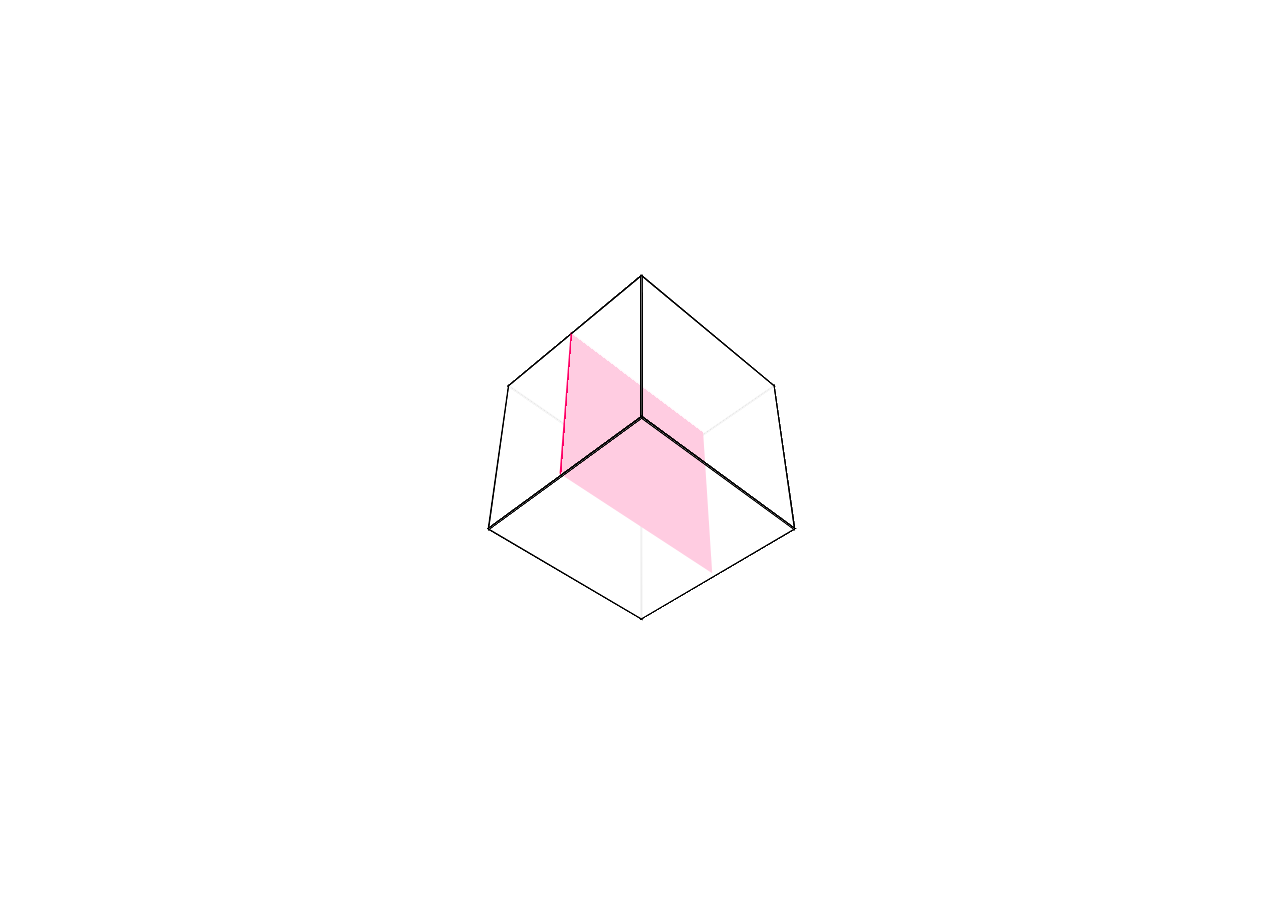
<file: others/3d.html>
<!DOCTYPE html>
<html lang="en">

<head>
    <meta charset="UTF-8">
    <meta name="viewport" content="width=device-width, initial-scale=1.0">
    <title>3D Transformations Website</title>
    <style>
        body {
            margin: 0;
            padding: 0;
            perspective: 1000px;
        }

        .container {
            width: 100%;
            height: 100vh;
            display: flex;
            justify-content: center;
            align-items: center;
            perspective: 1000px;
        }

        .box {
            width: 200px;
            height: 200px;
            background-color: #FF0066;
            transform-style: preserve-3d;
            transform: rotateX(45deg) rotateY(45deg);
            animation: rotate 5s linear infinite;
        }

        @keyframes rotate {
            0% {
                transform: rotateX(45deg) rotateY(45deg);
            }

            100% {
                transform: rotateX(45deg) rotateY(405deg);
            }
        }

        .box__face {
            position: absolute;
            width: 100%;
            height: 100%;
            background-color: rgba(255, 255, 255, 0.8);
            border: 2px solid #000;
        }

        .box__face-front {
            transform: translateZ(100px);
        }

        .box__face-back {
            transform: rotateY(180deg) translateZ(100px);
        }

        .box__face-left {
            transform: rotateY(-90deg) translateZ(100px);
        }

        .box__face-right {
            transform: rotateY(90deg) translateZ(100px);
        }

        .box__face-top {
            transform: rotateX(90deg) translateZ(100px);
        }

        .box__face-bottom {
            transform: rotateX(-90deg) translateZ(100px);
        }
    </style>
</head>

<body>
    <div class="container">
        <div class="box">
            <div class="box__face box__face-front"></div>
            <div class="box__face box__face-back"></div>
            <div class="box__face box__face-left"></div>
            <div class="box__face box__face-right"></div>
            <div class="box__face box__face-top"></div>
            <div class="box__face box__face-bottom"></div>
        </div>
    </div>
</body>

</html>
</file>
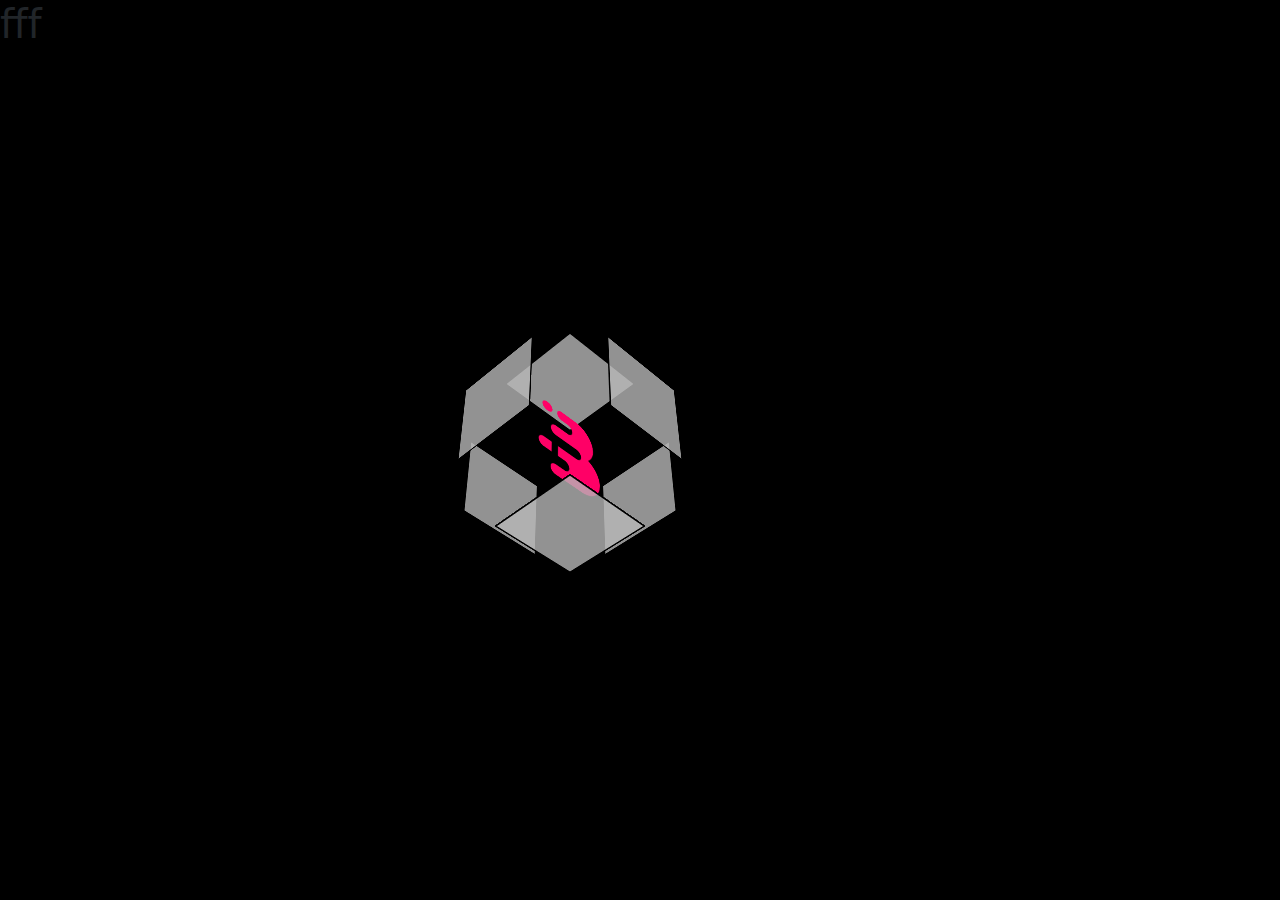
<file: others/a.html>
<!DOCTYPE html>
<html lang="en">

<head>
    <meta charset="UTF-8">
    <meta name="viewport" content="width=device-width, initial-scale=1.0">
    <!-- Bootstrap -->
    <link rel="stylesheet" href="/Bootstrap/bootstrap.min.css">
    <script src="/Bootstrap/bootstrap.bundle.min.js"></script>
    <title>3D Transformations Website</title>
    <style>
        body {
            margin: 0;
            padding: 0;
            perspective: 1000px;
            background: #000;
        }

        .container {
            width: 100%;
            height: 100vh;
            display: flex;
            justify-content: center;
            align-items: center;
            perspective: 1000px;
            position: absolute;
        }

        .box {
            width: 100px;
            height: 100px;
            /* background-color: #000000; */
            transform-style: preserve-3d;
            transform: rotateX(45deg) rotateY(45deg);
            animation: rotate 5s linear infinite;
            background-image: url();
            background-image: url(/img/rehanLogo/B\ LOGO\ PINK\ CLEAR\ BACKGROUND.png);
            background-position: 0px -8px;
            background-repeat: no-repeat;
            background-size: cover;
            /* margin: 100px 0px; */
        }

        @keyframes rotate {
            0% {
                transform: rotateX(45deg) rotateY(45deg);
            }

            100% {
                transform: rotateX(45deg) rotateY(405deg);
            }
        }

        .box__face {
            position: absolute;
            width: 100%;
            height: 100%;
            background-color: rgba(183, 183, 183, 0.8);
            border: 2px solid #000;
        }

        .box__face-front {
            transform: translateZ(100px);
        }

        .box__face-back {
            transform: rotateY(180deg) translateZ(100px);
        }

        .box__face-left {
            transform: rotateY(-90deg) translateZ(100px);
        }

        .box__face-right {
            transform: rotateY(90deg) translateZ(100px);
        }

        .box__face-top {
            transform: rotateX(90deg) translateZ(100px);
        }

        .box__face-bottom {
            transform: rotateX(-90deg) translateZ(100px);
        }
    </style>
</head>

<body>
        <div class="container ">
            <div class="box">
                <!-- <img class="img-fluid" src="" alt=""> -->
                <div class="box__face box__face-front"></div>
                <div class="box__face box__face-back"></div>
                <div class="box__face box__face-left"></div>
                <div class="box__face box__face-right"></div>
                <div class="box__face box__face-top"></div>
                <div class="box__face box__face-bottom"></div>
            </div>
        </div>
    <h1>fff</h1>
</body>

</html>
</file>
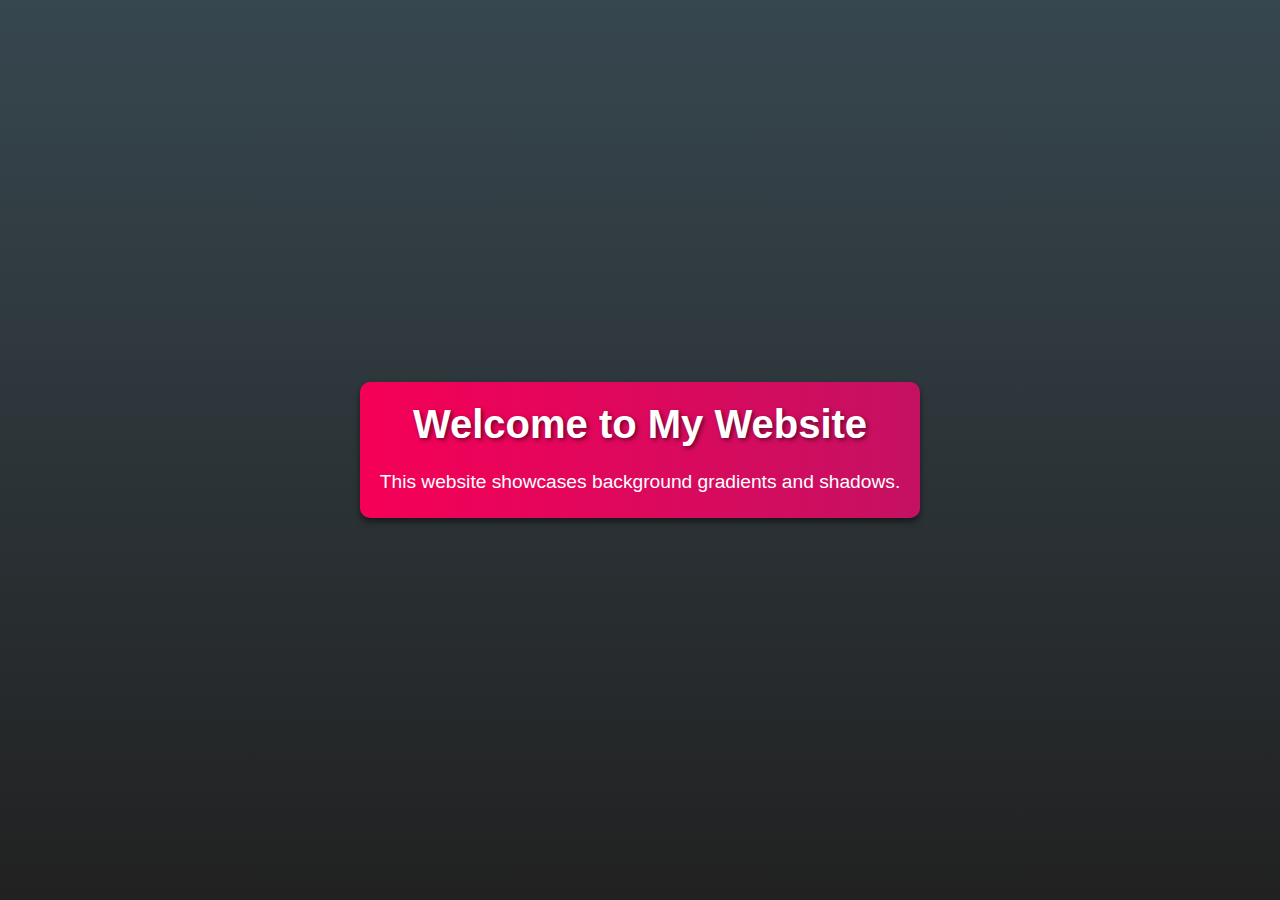
<file: others/Background Gradients and Shadows.html>
<!DOCTYPE html>
<html lang="en">
<head>
  <meta charset="UTF-8">
  <meta name="viewport" content="width=device-width, initial-scale=1.0">
  <title>Background Gradients and Shadows Website</title>
  <style>
    * {
      margin: 0;
      padding: 0;
      box-sizing: border-box;
    }
    
    body {
      font-family: Arial, sans-serif;
      background: linear-gradient(to bottom, #37474f, #212121);
      color: #fff;
      height: 100vh;
      display: flex;
      align-items: center;
      justify-content: center;
      text-align: center;
    }
    
    .container {
      padding: 20px;
      background: linear-gradient(to right, #f50057, #c51162);
      box-shadow: 0 4px 6px rgba(0, 0, 0, 0.5);
      border-radius: 10px;
    }
    
    h1 {
      font-size: 2.5rem;
      margin-bottom: 20px;
      text-shadow: 2px 2px 4px rgba(0, 0, 0, 0.5);
    }
    
    p {
      font-size: 1.2rem;
      line-height: 1.6;
    }
  </style>
</head>
<body>
  <div class="container">
    <h1>Welcome to My Website</h1>
    <p>This website showcases background gradients and shadows.</p>
  </div>
</body>
</html>
</file>
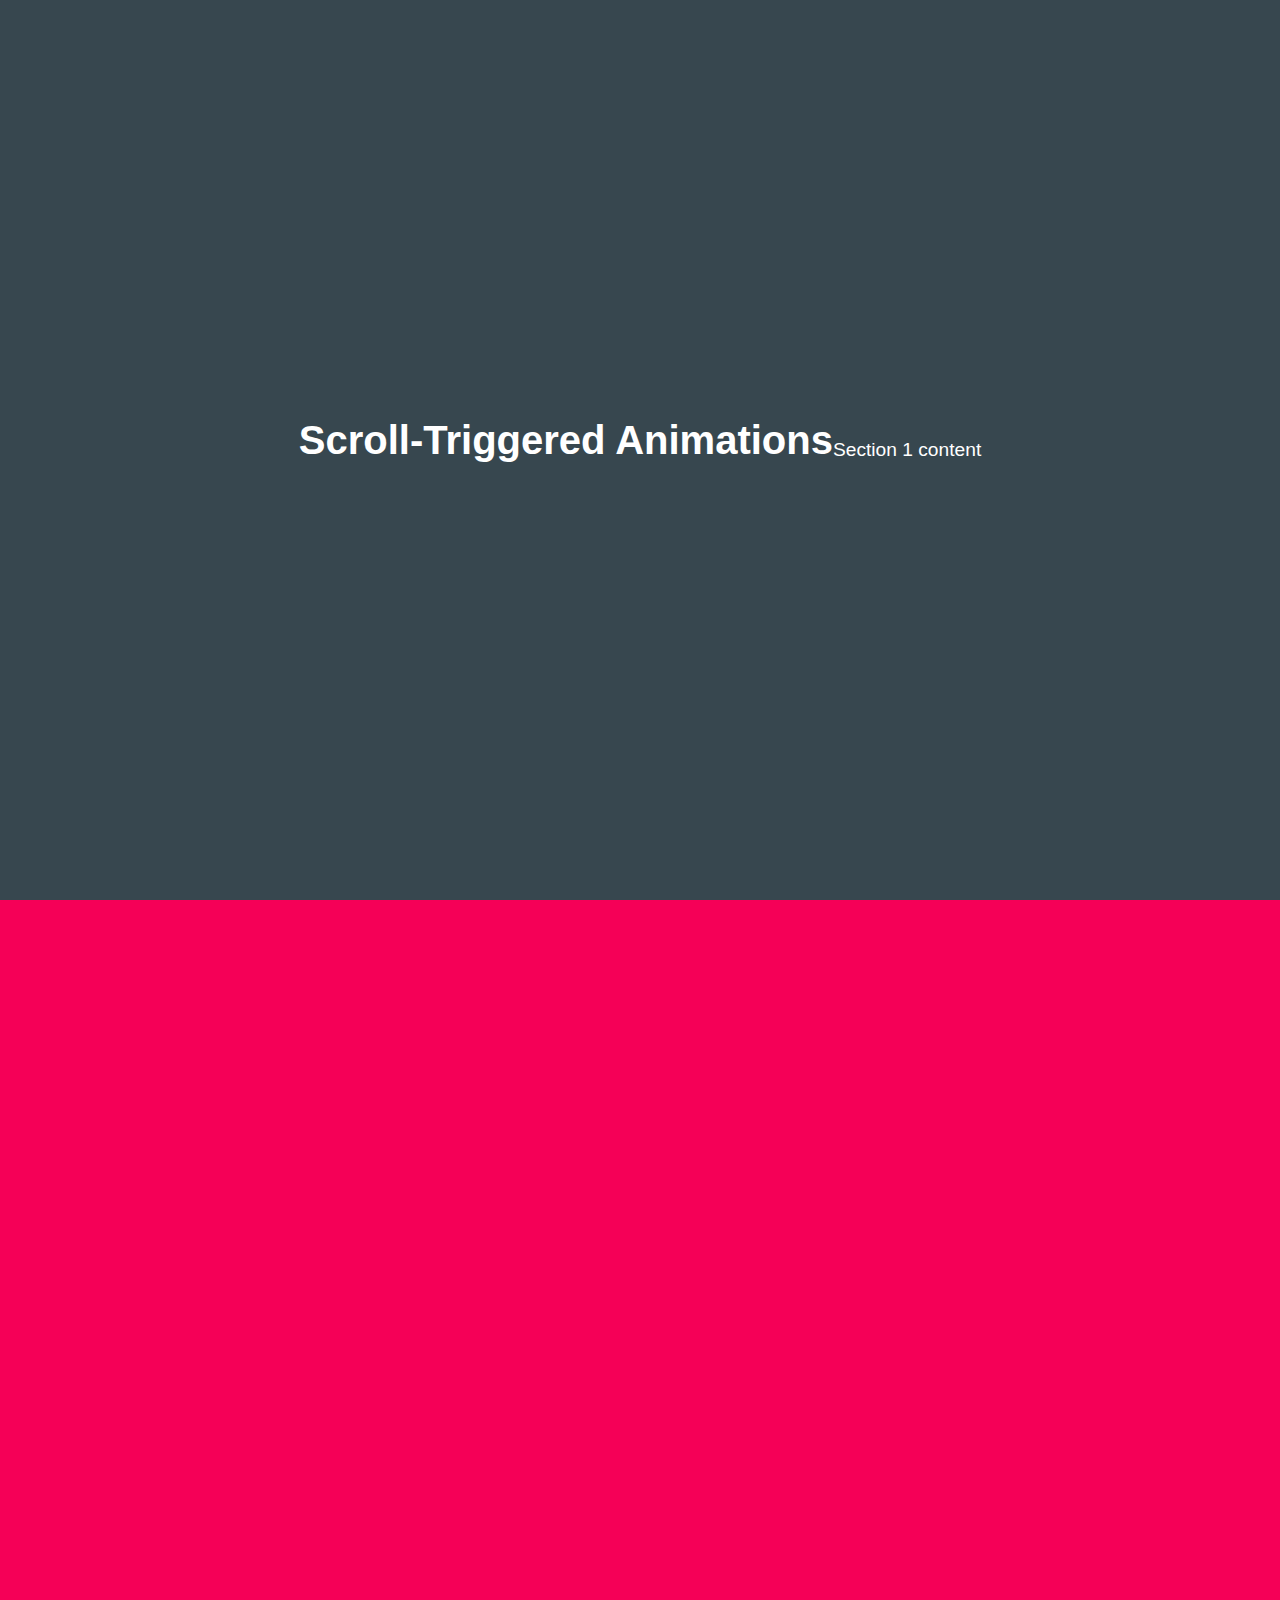
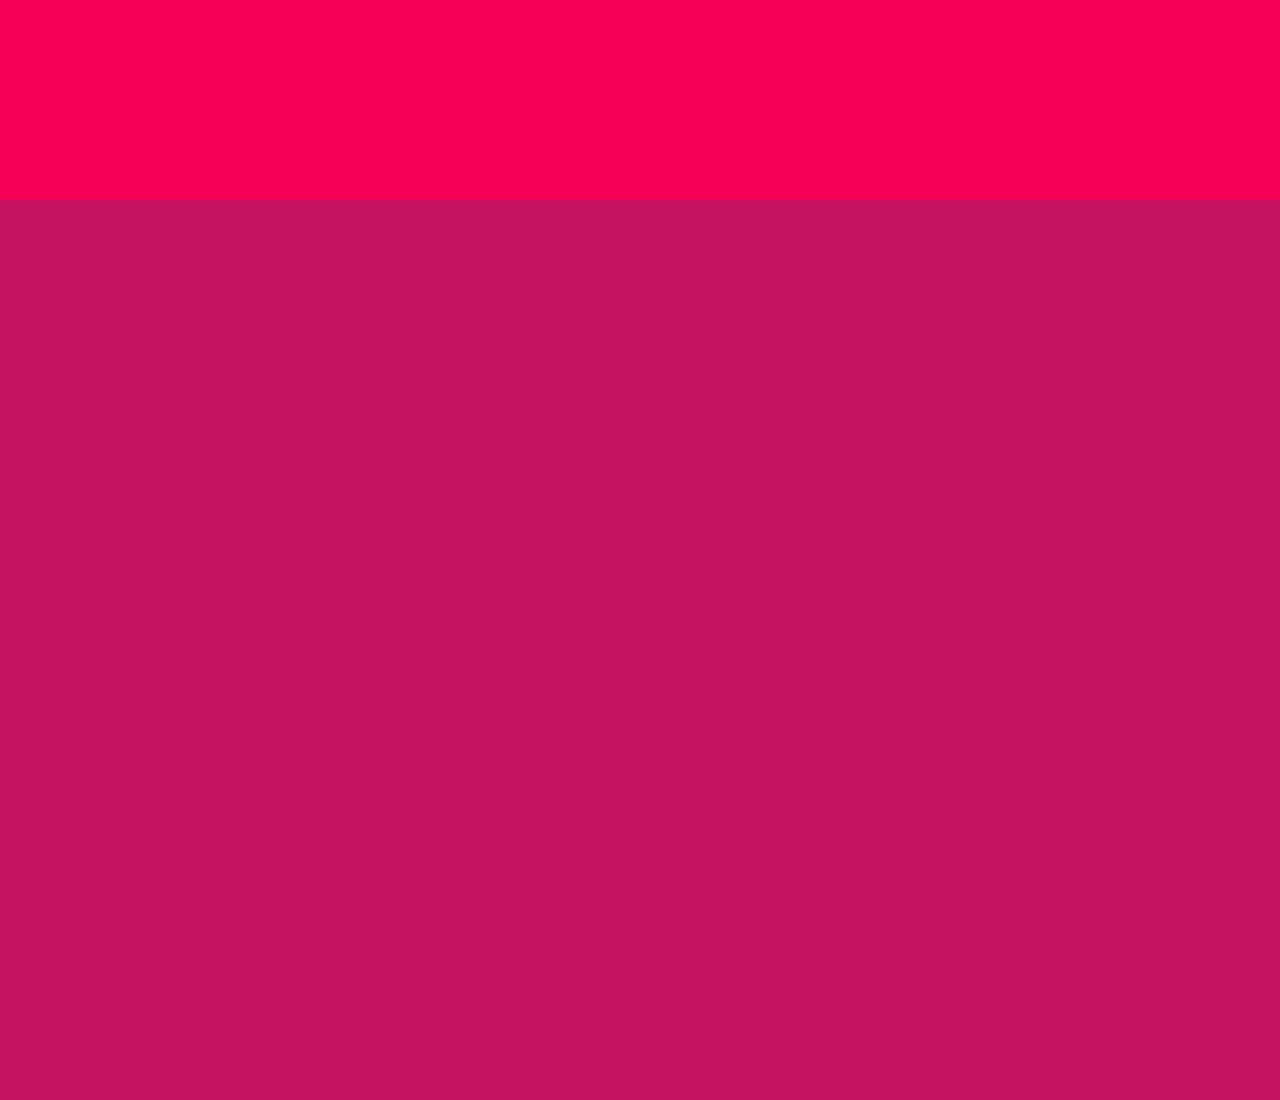
<file: others/Scroll-triggered Animations.html>
<!DOCTYPE html>
<html lang="en">
<head>
  <meta charset="UTF-8">
  <meta name="viewport" content="width=device-width, initial-scale=1.0">
  <title>Scroll-triggered Animations Website</title>
  <style>
    * {
      margin: 0;
      padding: 0;
      box-sizing: border-box;
    }
    
    body {
      font-family: Arial, sans-serif;
    }
    
    .section {
      height: 100vh;
      display: flex;
      align-items: center;
      justify-content: center;
      text-align: center;
    }
    
    .animated {
      opacity: 0;
      transform: translateY(50px);
      transition: opacity 0.5s ease, transform 0.5s ease;
    }
    
    .animated.show {
      opacity: 1;
      transform: translateY(0);
    }
    
    .section-1 {
      background-color: #37474f;
      color: #fff;
    }
    
    .section-2 {
      background-color: #f50057;
      color: #fff;
    }
    
    .section-3 {
      background-color: #c51162;
      color: #fff;
    }
    
    h1 {
      font-size: 2.5rem;
      margin-bottom: 20px;
    }
    
    p {
      font-size: 1.2rem;
      line-height: 1.6;
    }
  </style>
</head>
<body>
  <div class="section section-1">
    <h1 class="animated">Scroll-Triggered Animations</h1>
    <p class="animated">Section 1 content</p>
  </div>

  <div class="section section-2">
    <h1 class="animated">Section 2</h1>
    <p class="animated">Section 2 content</p>
  </div>

  <div class="section section-3">
    <h1 class="animated">Section 3</h1>
    <p class="animated">Section 3 content</p>
  </div>

  <script>
    function animateOnScroll() {
      const animatedElements = document.querySelectorAll('.animated');
  
      animatedElements.forEach((element) => {
        const elementTop = element.getBoundingClientRect().top;
        const windowHeight = window.innerHeight;
  
        if (elementTop < windowHeight * 0.8) {
          element.classList.add('show');
        }
      });
    }
  
    window.addEventListener('scroll', animateOnScroll);
    animateOnScroll();
  </script>
</body>
</html>
</file>
